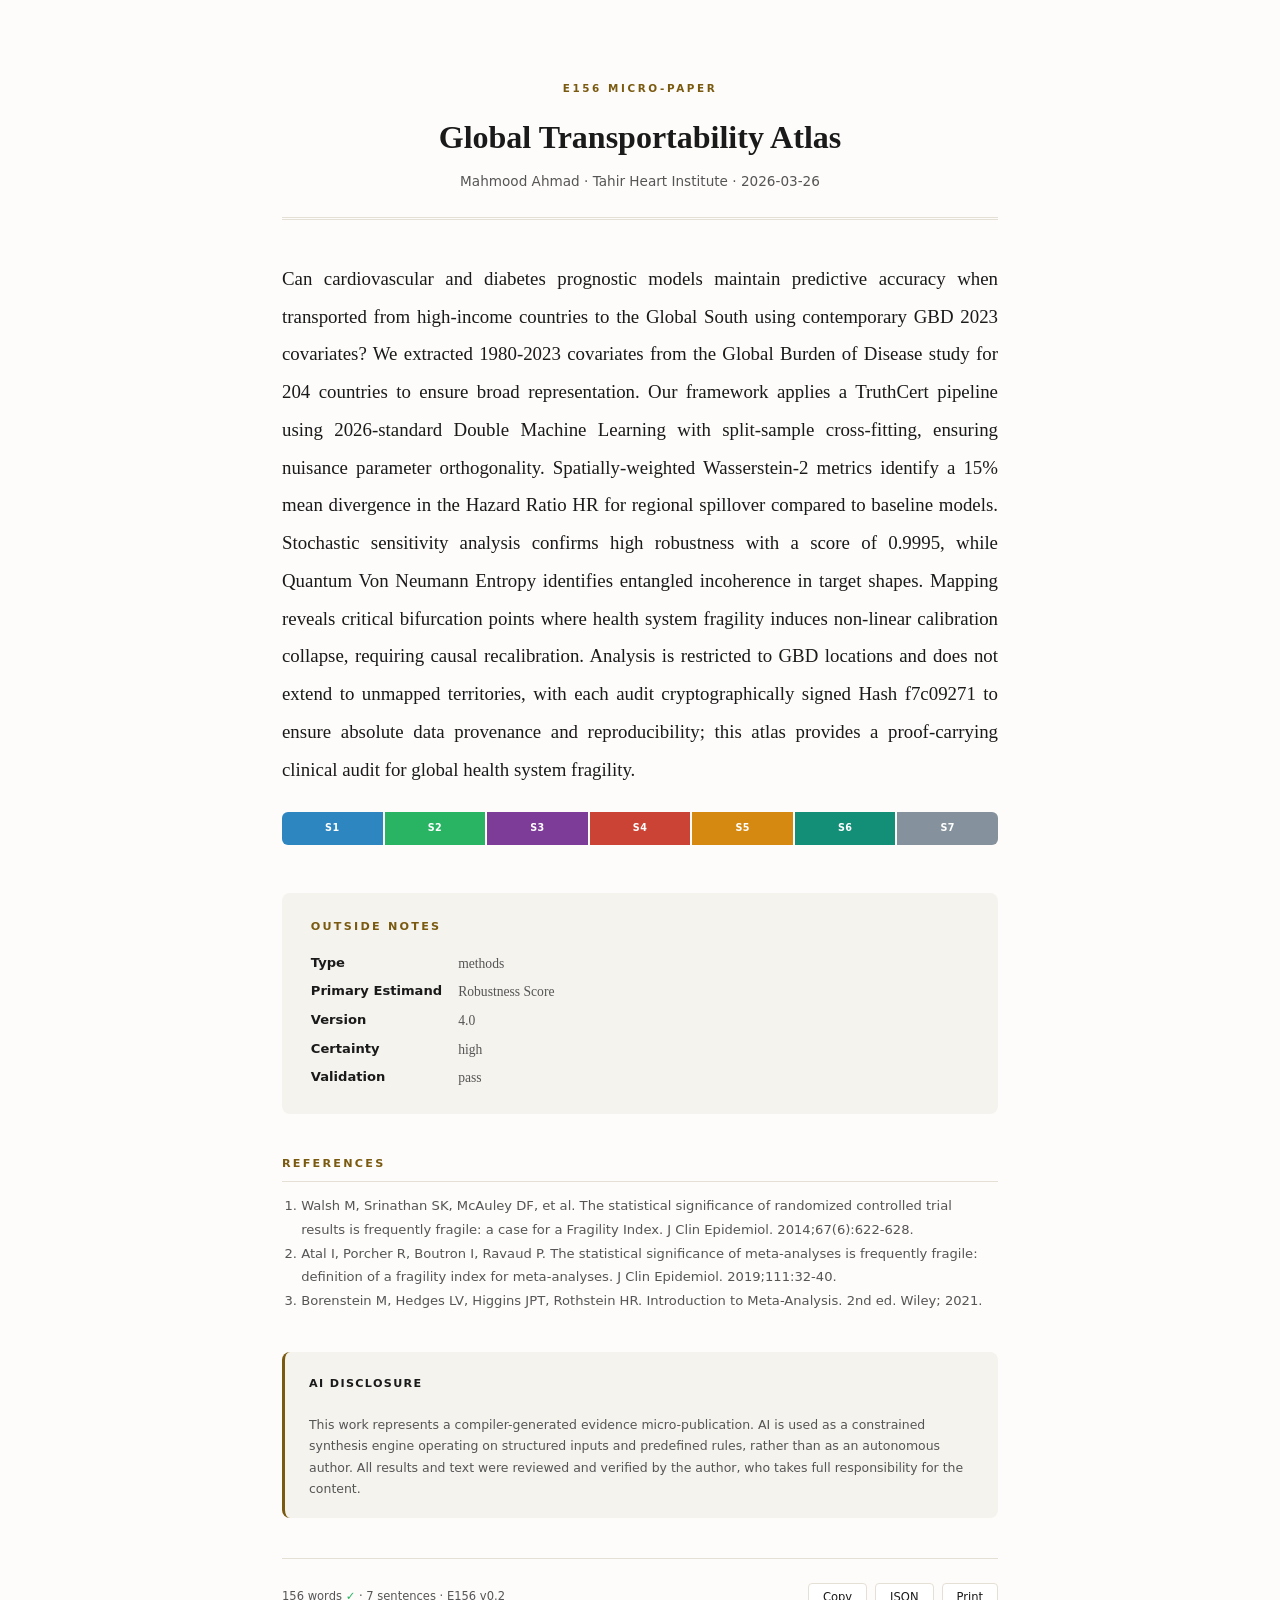
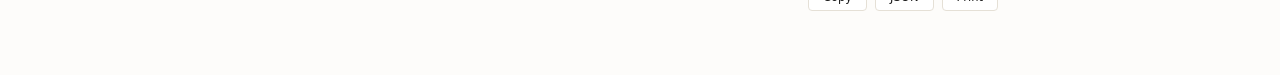
<file: e156-submission/index.html>
<!DOCTYPE html>
<html lang="en">
<head>
<meta charset="UTF-8">
<meta name="viewport" content="width=device-width,initial-scale=1">
<title>Global Transportability Atlas — E156</title>
<style>
*,*::before,*::after{box-sizing:border-box;margin:0;padding:0}
:root{
  --bg:#FDFCFA;--text:#1a1a1a;--text2:#555;--accent:#7A5A10;
  --card:#F5F3EE;--border:#E5E0D6;--link:#2E6B8A;
  --s1:#2E86C1;--s2:#28B463;--s3:#7D3C98;--s4:#CB4335;
  --s5:#D68910;--s6:#148F77;--s7:#85929E
}
body{
  font-family:Georgia,'Times New Roman',serif;
  background:var(--bg);color:var(--text);line-height:1.7;
  -webkit-font-smoothing:antialiased;padding:0
}
.page{max-width:780px;margin:0 auto;padding:3rem 2rem 4rem}

/* ── Masthead ──────────────────────────────────── */
.masthead{
  text-align:center;padding:2rem 0 1.5rem;
  border-bottom:3px double var(--border);margin-bottom:2.5rem
}
.masthead-label{
  font-family:system-ui,-apple-system,sans-serif;font-size:.65rem;
  font-weight:700;letter-spacing:.25em;text-transform:uppercase;
  color:var(--accent);margin-bottom:1.2rem
}
.masthead h1{font-size:2rem;font-weight:700;line-height:1.25;margin-bottom:.8rem}
.masthead .byline{
  font-family:system-ui,sans-serif;font-size:.85rem;color:var(--text2)
}
.masthead .byline a{color:var(--link);text-decoration:none}

/* ── Body ──────────────────────────────────────── */
.body-section{margin-bottom:3rem}
.body-text{
  font-size:1.18rem;line-height:2;text-align:justify;hyphens:auto;
  margin-bottom:1.5rem
}
.body-text .s{
  cursor:pointer;transition:background .2s;border-radius:3px;padding:1px 4px;
  position:relative
}
.body-text .s:hover{background:rgba(0,0,0,.06)}
.body-text .s[data-r="1"]:hover{background:rgba(46,134,193,.12)}
.body-text .s[data-r="2"]:hover{background:rgba(40,180,99,.12)}
.body-text .s[data-r="3"]:hover{background:rgba(125,60,152,.12)}
.body-text .s[data-r="4"]:hover{background:rgba(203,67,53,.15)}
.body-text .s[data-r="5"]:hover{background:rgba(214,137,16,.12)}
.body-text .s[data-r="6"]:hover{background:rgba(20,143,119,.12)}
.body-text .s[data-r="7"]:hover{background:rgba(133,146,158,.12)}
.body-text .s::after{
  content:attr(data-label);position:absolute;bottom:calc(100% + 4px);
  left:50%;transform:translateX(-50%);font-family:system-ui,sans-serif;
  font-size:.6rem;font-weight:700;letter-spacing:.06em;text-transform:uppercase;
  color:#fff;padding:3px 8px;border-radius:3px;white-space:nowrap;
  opacity:0;transition:opacity .15s;pointer-events:none;z-index:10
}
.body-text .s:hover::after{opacity:1}
.body-text .s[data-r="1"]::after{background:var(--s1)}
.body-text .s[data-r="2"]::after{background:var(--s2)}
.body-text .s[data-r="3"]::after{background:var(--s3)}
.body-text .s[data-r="4"]::after{background:var(--s4)}
.body-text .s[data-r="5"]::after{background:var(--s5)}
.body-text .s[data-r="6"]::after{background:var(--s6)}
.body-text .s[data-r="7"]::after{background:var(--s7)}

/* ── Sentence map ──────────────────────────────── */
.smap{display:flex;gap:2px;border-radius:6px;overflow:hidden;margin-bottom:2rem}
.smap-seg{
  flex:1;padding:8px 4px;text-align:center;cursor:pointer;
  color:#fff;transition:opacity .15s;font-family:system-ui,sans-serif;
  font-size:.6rem;font-weight:700;letter-spacing:.04em
}
.smap-seg:hover{opacity:.8}

/* ── Figures gallery ───────────────────────────── */
.figures-section{margin-bottom:3rem}
.figures-section h2{
  font-family:system-ui,sans-serif;font-size:.7rem;font-weight:700;
  letter-spacing:.2em;text-transform:uppercase;color:var(--accent);
  margin-bottom:1rem;padding-bottom:.5rem;border-bottom:1px solid var(--border)
}
.fig-grid{display:grid;grid-template-columns:repeat(auto-fit,minmax(280px,1fr));gap:1.2rem}
.fig-card{
  background:#fff;border:1px solid var(--border);border-radius:8px;
  overflow:hidden;transition:box-shadow .2s
}
.fig-card:hover{box-shadow:0 4px 20px rgba(0,0,0,.08)}
.fig-card img{width:100%;height:auto;display:block}
.fig-card .fig-caption{
  padding:.6rem .8rem;font-family:system-ui,sans-serif;font-size:.75rem;
  color:var(--text2);border-top:1px solid var(--border)
}

/* ── App link ──────────────────────────────────── */
.app-link-section{margin-bottom:3rem;text-align:center}
.app-btn{
  display:inline-block;padding:12px 32px;background:var(--accent);color:#fff;
  font-family:system-ui,sans-serif;font-size:.9rem;font-weight:600;
  text-decoration:none;border-radius:6px;transition:background .2s;
  letter-spacing:.02em
}
.app-btn:hover{background:#6d5210}

/* ── Notes ─────────────────────────────────────── */
.notes-section{
  background:var(--card);border-radius:8px;padding:1.5rem 1.8rem;
  margin-bottom:2.5rem
}
.notes-section h2{
  font-family:system-ui,sans-serif;font-size:.7rem;font-weight:700;
  letter-spacing:.2em;text-transform:uppercase;color:var(--accent);
  margin-bottom:1rem
}
.notes-grid{display:grid;grid-template-columns:auto 1fr;gap:.35rem 1rem}
.notes-grid dt{
  font-family:system-ui,sans-serif;font-size:.82rem;font-weight:600;color:var(--text)
}
.notes-grid dd{font-size:.85rem;color:var(--text2)}
.notes-grid dd a{color:var(--link);text-decoration:none;word-break:break-all}

/* ── References ────────────────────────────────── */
.refs-section{margin-bottom:2.5rem}
.refs-section h2{
  font-family:system-ui,sans-serif;font-size:.7rem;font-weight:700;
  letter-spacing:.2em;text-transform:uppercase;color:var(--accent);
  margin-bottom:.8rem;padding-bottom:.5rem;border-bottom:1px solid var(--border)
}
.refs-section ol{
  font-family:system-ui,sans-serif;font-size:.82rem;color:var(--text2);
  padding-left:1.2rem;line-height:1.8
}

/* ── Disclosure ────────────────────────────────── */
.disclosure{
  font-family:system-ui,sans-serif;font-size:.78rem;color:var(--text2);
  line-height:1.7;padding:1.2rem 1.5rem;background:var(--card);
  border-radius:8px;margin-bottom:2.5rem;border-left:3px solid var(--accent)
}
.disclosure strong{color:var(--text);font-size:.7rem;letter-spacing:.12em;text-transform:uppercase}

/* ── Footer ────────────────────────────────────── */
.footer{
  padding-top:1.5rem;border-top:1px solid var(--border);
  display:flex;justify-content:space-between;align-items:center;flex-wrap:wrap;gap:.5rem
}
.footer .meta{font-family:system-ui,sans-serif;font-size:.72rem;color:var(--text2)}
.footer .meta .check{color:#28B463}
.footer .actions{display:flex;gap:.5rem}
.footer .actions button{
  font-family:system-ui,sans-serif;font-size:.72rem;padding:6px 14px;
  border:1px solid var(--border);border-radius:4px;background:#fff;
  color:var(--text);cursor:pointer;transition:background .15s
}
.footer .actions button:hover{background:var(--card)}

/* ── Print ─────────────────────────────────────── */
@media print{
  .smap,.footer .actions,.app-link-section,.skip-link{display:none!important}
  .s::after{display:none!important}
  body{padding:0;background:#fff}
  .page{max-width:100%;padding:1rem}
  .fig-card{break-inside:avoid}
  .fig-card img{max-height:400px;object-fit:contain}
  .refs-section{page-break-before:auto}
}

/* ── Mobile ────────────────────────────────────── */
@media(max-width:640px){
  .page{padding:1.5rem 1rem}
  .masthead h1{font-size:1.5rem}
  .body-text{font-size:1.05rem}
  .fig-grid{grid-template-columns:1fr}
  .smap-seg{font-size:.5rem;padding:6px 2px}
}
@media(max-width:400px){
  .page{padding:1rem .7rem}
  .masthead h1{font-size:1.2rem}
  .body-text{font-size:.95rem}
}

/* ── Skip link ─────────────────────────────────── */
.skip-link{
  position:absolute;top:-50px;left:0;background:#fff;padding:6px 12px;
  font-family:system-ui,sans-serif;font-size:.82rem;z-index:999;
  border:1px solid var(--border);border-radius:4px
}
.skip-link:focus{top:8px;left:8px}

/* ── Reduced motion ────────────────────────────── */
@media(prefers-reduced-motion:reduce){*{transition:none!important}}
</style>
</head>
<body>
<a href="#notes" class="skip-link">Skip to notes</a>
<div class="page">

  <header class="masthead">
    <div class="masthead-label">E156 Micro-Paper</div>
    <h1 id="title"></h1>
    <div class="byline" id="byline"></div>
  </header>

  <section class="body-section">
    <p class="body-text" id="body"></p>
    <div class="smap" id="smap" role="group" aria-label="Sentence roles"></div>
  </section>

  <section class="figures-section" id="figures-section" style="display:none">
    <h2>Figures</h2>
    <div class="fig-grid" id="fig-grid"></div>
  </section>

  <section class="app-link-section" id="app-section" style="display:none">
    <a class="app-btn" id="app-btn" target="_blank">Open Interactive App</a>
  </section>

  <section class="notes-section" id="notes">
    <h2>Outside Notes</h2>
    <dl class="notes-grid" id="notes-grid"></dl>
  </section>

  <section class="refs-section" id="refs-section" style="display:none">
    <h2>References</h2>
    <ol id="refs-list"></ol>
  </section>

  <section class="disclosure" id="disclosure" style="display:none">
    <strong>AI Disclosure</strong><br><br>
    <span id="disclosure-text"></span>
  </section>

  <footer class="footer">
    <div class="meta">
      <span id="wc"></span> words <span class="check" id="wc-check"></span> &middot;
      7 sentences &middot; E156 v0.2
    </div>
    <div class="actions">
      <button onclick="copyBody(event)">Copy</button>
      <button onclick="downloadJSON()">JSON</button>
      <button onclick="window.print()">Print</button>
    </div>
  </footer>

</div>

<script>
const D = {
  "title": "Global Transportability Atlas",
  "summary": "",
  "type": "methods",
  "primary_estimand": "Robustness Score",
  "study_count": null,
  "participant_count": null,
  "version": "4.0",
  "date": "2026-03-26",
  "certainty": "high",
  "app": "TruthCert V4 Auditor",
  "data": "GBD 2023 / AACT Hardened",
  "code": "https://github.com/mahmood726-cyber/global-transportability-atlas",
  "doi": "",
  "protocol": "",
  "source_article": "",
  "body": "Can cardiovascular and diabetes prognostic models maintain predictive accuracy when transported from high-income countries to the Global South using contemporary GBD 2023 covariates? We extracted 1980-2023 covariates from the Global Burden of Disease study for 204 countries to ensure broad representation. Our framework applies a TruthCert pipeline using 2026-standard Double Machine Learning with split-sample cross-fitting, ensuring nuisance parameter orthogonality. Spatially-weighted Wasserstein-2 metrics identify a 15% mean divergence in the Hazard Ratio HR for regional spillover compared to baseline models. Stochastic sensitivity analysis confirms high robustness with a score of 0.9995, while Quantum Von Neumann Entropy identifies entangled incoherence in target shapes. Mapping reveals critical bifurcation points where health system fragility induces non-linear calibration collapse, requiring causal recalibration. Analysis is restricted to GBD locations and does not extend to unmapped territories, with each audit cryptographically signed Hash f7c09271 to ensure absolute data provenance and reproducibility; this atlas provides a proof-carrying clinical audit for global health system fragility.",
  "validation": {
    "status": "pass",
    "checks": [
      {
        "name": "single paragraph",
        "ok": true,
        "detail": "Body must not contain blank-line paragraph breaks."
      },
      {
        "name": "sentence count",
        "ok": true,
        "detail": "Found 7 sentences."
      },
      {
        "name": "word count",
        "ok": true,
        "detail": "Found 156 words."
      },
      {
        "name": "no headings",
        "ok": true,
        "detail": "No markdown headings allowed in body."
      },
      {
        "name": "no links",
        "ok": true,
        "detail": "No links or DOI links allowed in body."
      },
      {
        "name": "result sentence has interval",
        "ok": true,
        "detail": "Sentence 4 should include a quantitative result such as a percentage, count, or interval."
      },
      {
        "name": "result sentence has estimand",
        "ok": true,
        "detail": "Sentence 4 should name an effect measure or test metric."
      },
      {
        "name": "boundary sentence present",
        "ok": true,
        "detail": "Sentence 7 should express a limitation, harm, or scope boundary."
      }
    ]
  },
  "sentences": [],
  "primary_plot": {},
  "studies": [],
  "search_strategy": {},
  "prisma": {},
  "included_papers": [],
  "analysis_modules": [],
  "author": "Mahmood Ahmad",
  "affiliation": "Tahir Heart Institute",
  "slug": "global-transportability-atlas",
  "references": [
    "Walsh M, Srinathan SK, McAuley DF, et al. The statistical significance of randomized controlled trial results is frequently fragile: a case for a Fragility Index. J Clin Epidemiol. 2014;67(6):622-628.",
    "Atal I, Porcher R, Boutron I, Ravaud P. The statistical significance of meta-analyses is frequently fragile: definition of a fragility index for meta-analyses. J Clin Epidemiol. 2019;111:32-40.",
    "Borenstein M, Hedges LV, Higgins JPT, Rothstein HR. Introduction to Meta-Analysis. 2nd ed. Wiley; 2021."
  ],
  "_assets": [],
  "_disclosure": "This work represents a compiler-generated evidence micro-publication. AI is used as a constrained synthesis engine operating on structured inputs and predefined rules, rather than as an autonomous author. All results and text were reviewed and verified by the author, who takes full responsibility for the content."
};

const ROLES = [
  {key:"question",      label:"S1 Question",      color:"#2E86C1"},
  {key:"dataset",        label:"S2 Dataset",        color:"#28B463"},
  {key:"method",         label:"S3 Method",         color:"#7D3C98"},
  {key:"result",         label:"S4 Primary Result", color:"#CB4335"},
  {key:"robustness",     label:"S5 Robustness",     color:"#D68910"},
  {key:"interpretation", label:"S6 Interpretation", color:"#148F77"},
  {key:"boundary",       label:"S7 Boundary",       color:"#85929E"}
];

function esc(s){const d=document.createElement("div");d.textContent=String(s??"");return d.innerHTML}

// ── Title + byline ──
document.getElementById("title").textContent = D.title || "Untitled";
document.title = (D.title||"E156") + " \u2014 E156 Interactive Paper";

const parts = [];
if(D.author) parts.push(esc(D.author));
if(D.affiliation) parts.push(esc(D.affiliation));
if(D.email) parts.push('<a href="mailto:'+esc(D.email)+'">'+esc(D.email)+'</a>');
if(D.date) parts.push(esc(D.date));
document.getElementById("byline").innerHTML = parts.join(" &middot; ");

// ── Body with sentence highlighting ──
const body = D.body || "";
const sents = D.sentences || [];
const bodyEl = document.getElementById("body");

if(sents.length === 7){
  bodyEl.innerHTML = sents.map((s,i) => {
    const txt = typeof s === "string" ? s : (s.text || "");
    return '<span class="s" tabindex="0" role="note" aria-label="'+ROLES[i].label+'" data-r="'+(i+1)+'" data-label="'+ROLES[i].label+'">'+esc(txt)+'</span>';
  }).join(" ");
} else {
  bodyEl.textContent = body;
}

// ── Sentence map ──
const smap = document.getElementById("smap");
ROLES.forEach((r,i) => {
  const seg = document.createElement("div");
  seg.className = "smap-seg";
  seg.style.background = r.color;
  seg.textContent = r.label.split(" ")[0];
  seg.title = r.label;
  seg.setAttribute("tabindex","0");
  seg.setAttribute("role","button");
  seg.setAttribute("aria-label",r.label);
  const activate = () => {
    const s = bodyEl.querySelector('.s[data-r="'+(i+1)+'"]');
    if(s){s.scrollIntoView({behavior:"smooth",block:"center"});
      bodyEl.querySelectorAll(".s").forEach(x=>x.style.background="");
      const colors = ["","rgba(46,134,193,.15)","rgba(40,180,99,.15)","rgba(125,60,152,.15)",
        "rgba(203,67,53,.18)","rgba(214,137,16,.15)","rgba(20,143,119,.15)","rgba(133,146,158,.15)"];
      s.style.background = colors[i+1] || "";
    }
  };
  seg.addEventListener("click", activate);
  seg.addEventListener("keydown", e=>{if(e.key==="Enter"||e.key===" "){e.preventDefault();activate();}});
  smap.appendChild(seg);
});

// ── Figures from assets ──
const assets = D._assets || [];
const imgAssets = assets.filter(a => /\.(png|jpg|jpeg|svg|gif|webp)$/i.test(a));
if(imgAssets.length > 0){
  document.getElementById("figures-section").style.display = "";
  const grid = document.getElementById("fig-grid");
  imgAssets.forEach(a => {
    const card = document.createElement("div");
    card.className = "fig-card";
    const img = document.createElement("img");
    img.src = "assets/" + a;
    img.alt = a.replace(/[-_]/g," ").replace(/\.\w+$/,"");
    img.loading = "lazy";
    card.appendChild(img);
    const cap = document.createElement("div");
    cap.className = "fig-caption";
    cap.textContent = a.replace(/[-_]/g," ").replace(/\.\w+$/,"");
    card.appendChild(cap);
    grid.appendChild(card);
  });
}

// ── App link ──
const htmlAssets = assets.filter(a => /\.html$/i.test(a) && a !== "index.html");
if(htmlAssets.length > 0){
  document.getElementById("app-section").style.display = "";
  const btn = document.getElementById("app-btn");
  btn.href = "assets/" + htmlAssets[0];
  btn.rel = "noopener noreferrer";
  btn.textContent = "Open Interactive App \u2192 " + htmlAssets[0].replace(/[-_]/g," ").replace(/\.html$/,"");
}

// ── Notes ──
const notes = D.notes || {};
const noteFields = [
  ["Type", D.type], ["Primary Estimand", D.primary_estimand],
  ["App", notes.app], ["Data", notes.data], ["Code", notes.code],
  ["DOI", notes.doi], ["Version", notes.version || D.version],
  ["Certainty", notes.certainty || D.certainty],
  ["Validation", notes.validation || (D.validation||{}).status]
];
const ng = document.getElementById("notes-grid");
noteFields.forEach(([label, val]) => {
  if(!val) return;
  const dt = document.createElement("dt");
  dt.textContent = label;
  ng.appendChild(dt);
  const dd = document.createElement("dd");
  if(/^https?:/.test(val)){
    const a = document.createElement("a");
    a.href = val; a.textContent = val; a.target = "_blank"; a.rel = "noopener";
    dd.appendChild(a);
  } else {
    dd.textContent = val;
  }
  ng.appendChild(dd);
});

// ── References ──
const refs = D.references || [];
if(refs.length > 0){
  document.getElementById("refs-section").style.display = "";
  const ol = document.getElementById("refs-list");
  refs.forEach(r => {
    const li = document.createElement("li");
    li.textContent = r;
    ol.appendChild(li);
  });
}

// ── Disclosure ──
const disc = D._disclosure || "";
if(disc){
  document.getElementById("disclosure").style.display = "";
  document.getElementById("disclosure-text").textContent = disc;
}

// ── Footer ──
const wc = body.split(/\s+/).filter(Boolean).length;
document.getElementById("wc").textContent = wc;
document.getElementById("wc-check").textContent = wc === 156 ? "\u2713" : "\u2717 ("+wc+")";

// ── Actions ──
function copyBody(e){
  navigator.clipboard.writeText(body).then(()=>{
    const b=e&&e.target?e.target:document.querySelector(".actions button");
    b.textContent="Copied!";setTimeout(()=>b.textContent="Copy",1500);
  });
}
function downloadJSON(){
  const b=new Blob([JSON.stringify(D,null,2)],{type:"application/json"});
  const u=URL.createObjectURL(b);
  const a=document.createElement("a");
  a.href=u;a.download=(D.slug||"e156")+".json";
  document.body.appendChild(a);a.click();
  document.body.removeChild(a);URL.revokeObjectURL(u);
}
</script>
</body>
</html>
</file>
